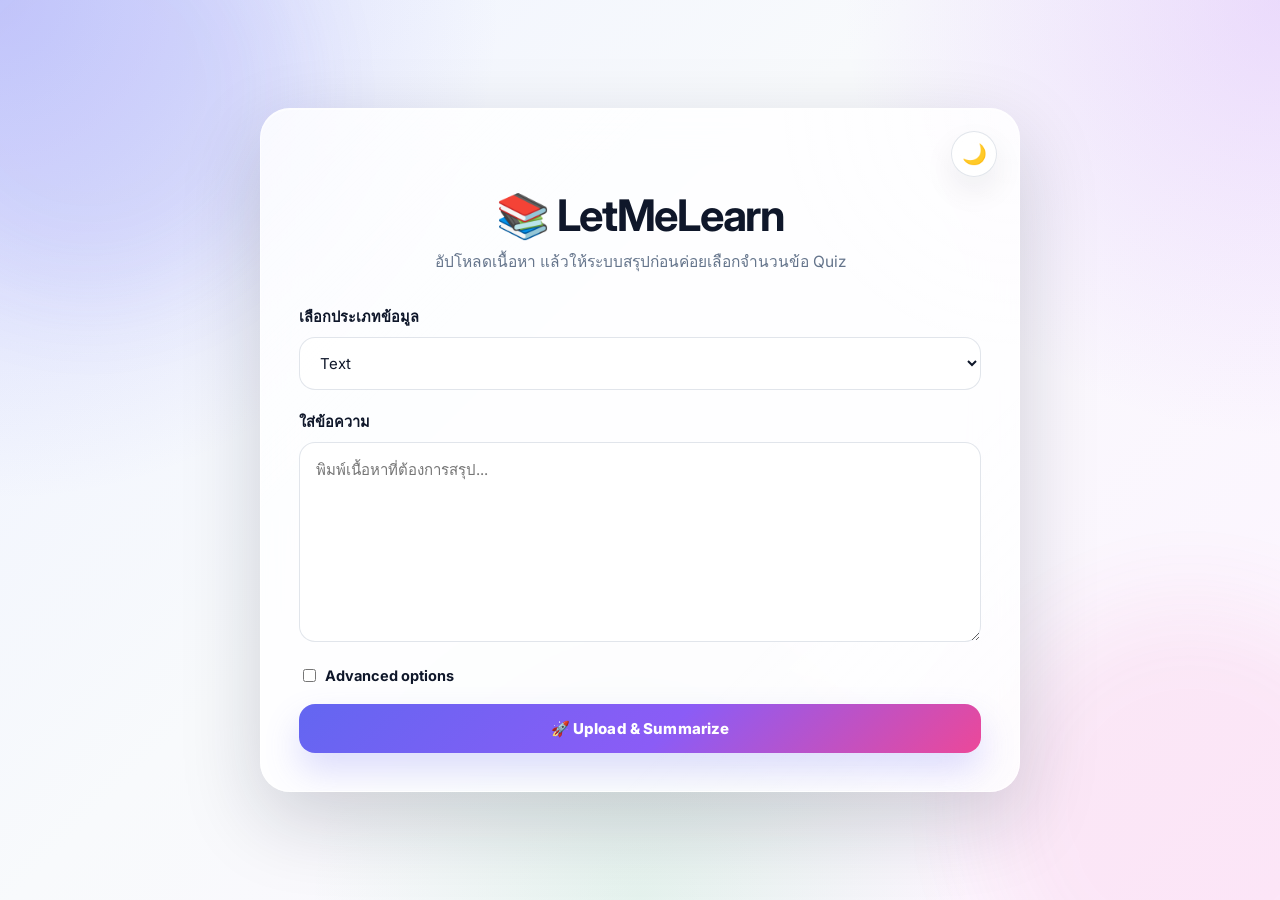
<file: index.html>
<!DOCTYPE html>
<html lang="th">

<head>
  <meta charset="UTF-8" />
  <meta name="viewport" content="width=device-width, initial-scale=1.0" />
  <title>LetMeLearn</title>
  <link href="https://fonts.googleapis.com/css2?family=Inter:wght@400;600;700&display=swap" rel="stylesheet" />
  <link rel="stylesheet" href="static/style.css">
  <link rel="icon" type="image/png" href="/static/favicon.png">
  <script src="static/theme.js"></script>
</head>

<body>
  <div class="container">
    <button class="theme-toggle" id="themeToggleBtn">🌙</button>
    <h1>📚 LetMeLearn</h1>
    <div class="subtitle">อัปโหลดเนื้อหา แล้วให้ระบบสรุปก่อนค่อยเลือกจำนวนข้อ Quiz</div>

    <form id="uploadForm">
      <div class="field">
        <label for="data_type">เลือกประเภทข้อมูล</label>
        <select id="data_type" name="data_type">
          <option value="text">Text</option>
          <option value="image">Image</option>
          <option value="pdf">PDF</option>
        </select>
      </div>

      <div class="field" id="textBox">
        <label for="text_content">ใส่ข้อความ</label>
        <textarea id="text_content" name="text_content" placeholder="พิมพ์เนื้อหาที่ต้องการสรุป..."></textarea>
      </div>

      <div class="field" id="fileBox" style="display: none;">
        <label for="file">อัปโหลดไฟล์</label>
        <input type="file" id="file" name="file" />
      </div>

      <div class="advanced-toggle">
        <label>
          <input type="checkbox" id="advancedToggle">
          Advanced options
        </label>
      </div>

      <div id="advancedOptions" style="display: none;">
        <div class="form-group">
          <label for="topicInput">หัวข้อที่อยากเรียน</label>
          <input type="text" id="topicInput" placeholder="เช่น ระบบฮอร์โมน, กรด-เบส, แรงและการเคลื่อนที่">
        </div>

        <div class="form-group">
          <label for="levelInput">ระดับผู้เรียน</label>
          <input type="text" id="levelInput" placeholder="เช่น ม.4, ม.5, มหาวิทยาลัย">
        </div>

        <div class="form-group">
          <label for="goalInput">สิ่งที่ยังไม่เข้าใจ / อยากให้เน้น</label>
          <textarea id="goalInput" rows="4" placeholder="เช่น อยากให้เน้นการสรุปแบบเข้าใจง่าย และยกตัวอย่าง"></textarea>
        </div>
      </div>

      <button class="submit-btn" id="submitBtn" type="submit">🚀 Upload & Summarize</button>
    </form>

    <div class="progress-wrapper" id="progressWrapper">
      <div class="progress-header">
        <span>Processing...</span>
        <span id="progressPercent">0%</span>
      </div>
      <div class="progress-bar">
        <div class="progress-fill" id="progressFill"></div>
      </div>
      <div class="status-text" id="statusText">กำลังเริ่มประมวลผล...</div>
    </div>
  </div>

  <script src="static/script.js"></script>
</body>

</html>
</file>
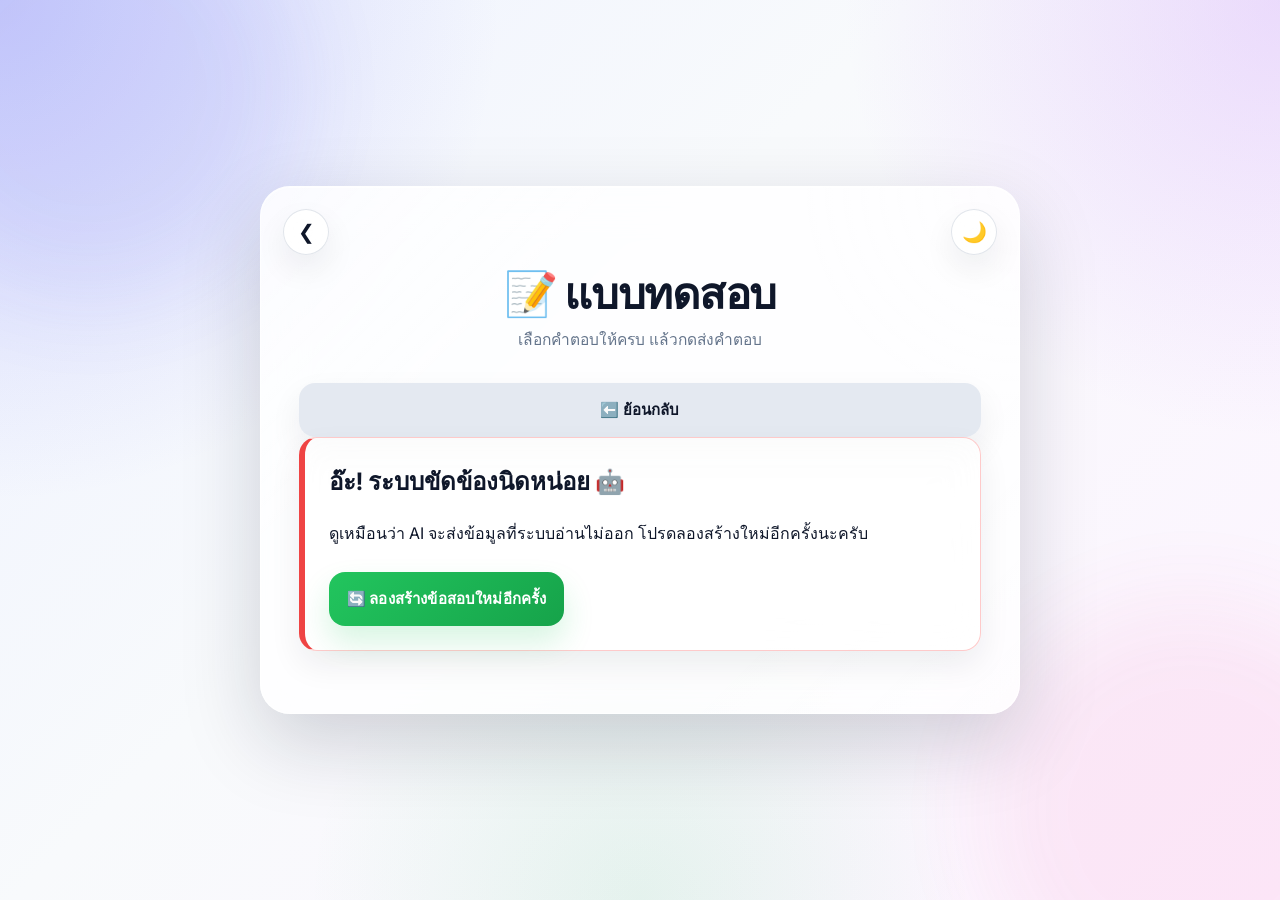
<file: quiz.html>
<!DOCTYPE html>
<html lang="th">

<head>
  <meta charset="UTF-8" />
  <meta name="viewport" content="width=device-width, initial-scale=1.0" />
  <title>LetMeLearn - Quiz</title>
  <link href="https://fonts.googleapis.com/css2?family=Inter:wght@400;600;700&display=swap" rel="stylesheet" />
  <link rel="stylesheet" href="static/style.css">
  <link rel="icon" type="image/png" href="/static/favicon.png">
  <script src="static/theme.js"></script>
</head>

<body>
  <div class="container">
    <button class="back-nav-btn" id="topBackBtn" title="ย้อนกลับ">❮</button>
    <button class="theme-toggle" id="themeToggleBtn">🌙</button>
    <h1>📝 แบบทดสอบ</h1>
    <div class="subtitle">เลือกคำตอบให้ครบ แล้วกดส่งคำตอบ</div>

    <div id="quizContainer"></div>

    <div class="quiz-footer-actions">
      <button class="quiz-btn" id="submitQuizBtn" type="button">✅ ส่งคำตอบ</button>
      <button class="close-btn" id="backToResultBtn" type="button">⬅️ ย้อนกลับ</button>
    </div>

    <div id="scoreBox" class="score-box" style="display: none;"></div>

    <!-- Error Card (Hidden by default) -->
    <div id="errorCard" class="error-card" style="display: none;">
      <h2 style="margin-top:0;">อ๊ะ! ระบบขัดข้องนิดหน่อย 🤖</h2>
      <p>ดูเหมือนว่า AI จะส่งข้อมูลที่ระบบอ่านไม่ออก โปรดลองสร้างใหม่อีกครั้งนะครับ</p>
      <button class="quiz-btn" id="retryBtn" type="button" style="margin-top: 10px;">🔄 ลองสร้างข้อสอบใหม่อีกครั้ง</button>
    </div>

  </div>

  <!-- Fullscreen Score Modal Overlay -->
  <div class="modal-overlay" id="scoreModalOverlay">
    <div class="score-modal">
      <h2>🎉 สรุปคะแนนของคุณ</h2>
      <div class="score-circle">
        <span id="modalScoreText">0/0</span>
      </div>
      <p id="modalFeedbackText" class="feedback-text">ทำได้ดีมาก!</p>
      <div class="score-modal-actions">
        <button class="quiz-btn" id="tryAgainBtn" type="button">🔄 ทำข้อสอบอีกครั้ง</button>
        <button class="close-btn" id="newQuizBtn" type="button">✨ สร้าง Quiz ใหม่</button>
      </div>
      <button class="outline-btn" id="viewAnswersBtn" type="button">👀 ปิดหน้าต่างนี้เพื่อดูเฉลย</button>
    </div>
  </div>

  <script src="static/quiz.js"></script>
</body>

</html>
</file>
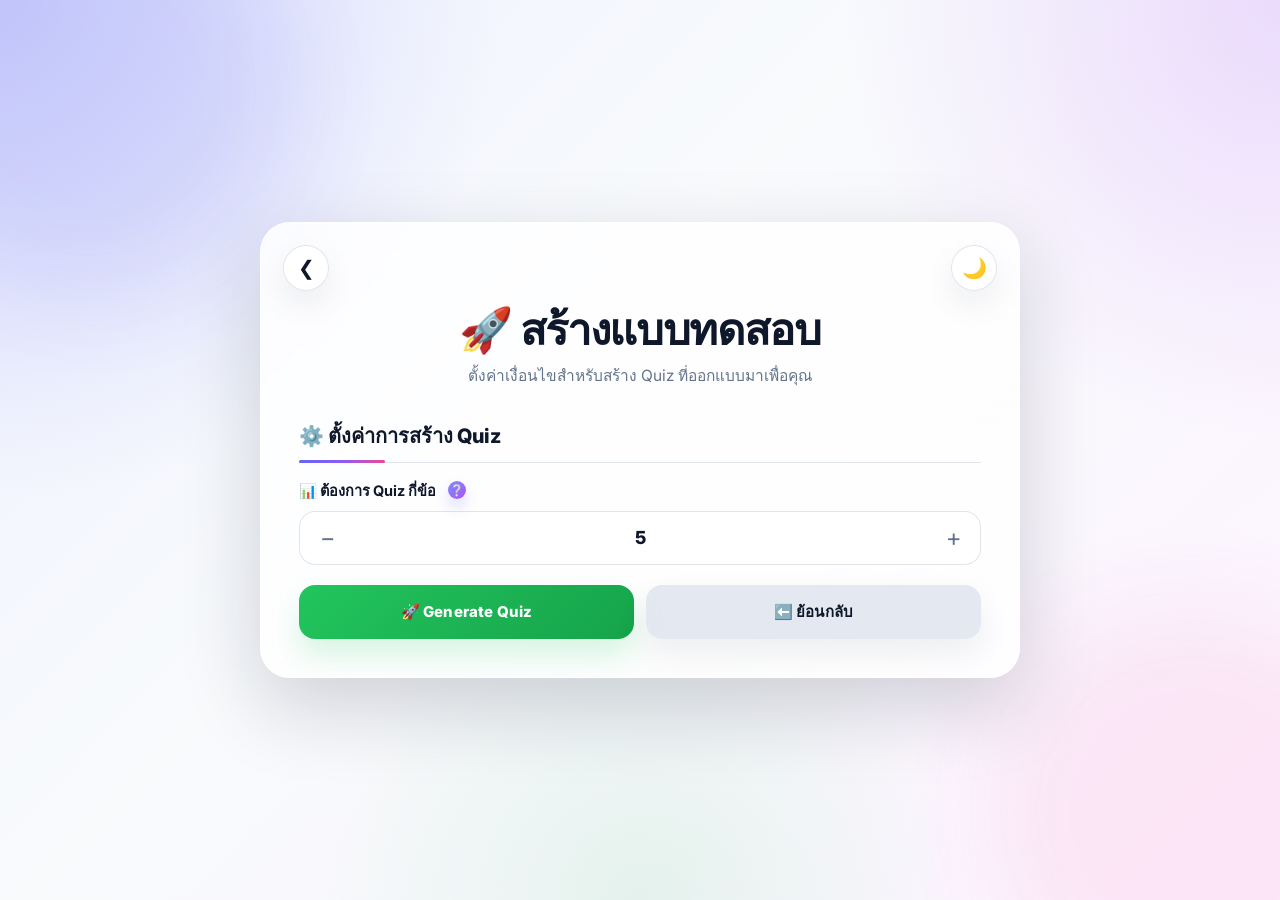
<file: result.html>
<!DOCTYPE html>
<html lang="th">

<head>
  <meta charset="UTF-8" />
  <meta name="viewport" content="width=device-width, initial-scale=1.0" />
  <title>LetMeLearn - Summary</title>
  <link href="https://fonts.googleapis.com/css2?family=Inter:wght@400;600;700&display=swap" rel="stylesheet" />
  <link rel="stylesheet" href="static/style.css" />
  <link rel="icon" type="image/png" href="/static/favicon.png">
  <script src="static/theme.js"></script>
</head>

<body>
  <div class="container">
    <button class="back-nav-btn" id="topBackBtn" title="ย้อนกลับ">❮</button>
    <button class="theme-toggle" id="themeToggleBtn">🌙</button>
    <h1>🚀 สร้างแบบทดสอบ</h1>
    <div class="subtitle">ตั้งค่าเงื่อนไขสำหรับสร้าง Quiz ที่ออกแบบมาเพื่อคุณ</div>

    <div id="summarySectionContainer" style="display: none;">
      <h2 class="section-title" style="margin-top: 20px;">📝 สรุปเนื้อหา</h2>
      <div class="summary-box" id="summaryText">กำลังโหลดข้อมูล...</div>
    </div>

    <h2 class="section-title">⚙️ ตั้งค่าการสร้าง Quiz</h2>


    <div class="field">
      <label for="quizCount">
        📊 ต้องการ Quiz กี่ข้อ
        <span class="tooltip-icon" data-tooltip="ไม่เกิน 20 ข้อกำลังดีครับ และอย่าลืมว่าข้อเยอะ AI ก็จะใช้เวลาสร้างนานขึ้น">❔</span>
      </label>
      <div class="number-input-wrapper">
        <button type="button" class="num-btn" id="decreaseBtn">−</button>
        <input type="number" id="quizCount" min="1" max="20" value="5" />
        <button type="button" class="num-btn" id="increaseBtn">+</button>
      </div>
    </div>

    <div class="quiz-actions">
      <button class="quiz-btn" id="generateBtn" type="button">
        <span id="generateBtnText">🚀 Generate Quiz</span>
      </button>
      <button class="close-btn" id="backBtn" type="button">⬅️ ย้อนกลับ</button>
    </div>
    
    <!-- Loading Overlay -->
    <div class="loading-overlay" id="loadingOverlay">
      <div class="spinner"></div>
      <div class="loading-text">กำลังให้ AI สร้างแบบทดสอบ...</div>
      <div class="loading-subtext">อาจใช้เวลาสักครู่ โหมดดรอปโชว์รอแป๊บ! ☕️</div>
    </div>
  </div>

  <script src="static/result.js"></script>
</body>

</html>
</file>
<file: static/style.css>
:root {
  --bg-gradient:
    radial-gradient(circle at top left, rgba(99, 102, 241, 0.24), transparent 32%),
    radial-gradient(circle at top right, rgba(168, 85, 247, 0.18), transparent 28%),
    radial-gradient(circle at bottom center, rgba(34, 197, 94, 0.10), transparent 30%),
    linear-gradient(135deg, #eef2ff 0%, #f8fafc 42%, #fdf4ff 100%);
  --container-bg: rgba(255, 255, 255, 0.78);
  --container-border: rgba(255, 255, 255, 0.65);
  --text-primary: #0f172a;
  --text-secondary: #64748b;
  --text-soft: #94a3b8;
  --border-color: rgba(148, 163, 184, 0.28);
  --input-bg: rgba(255, 255, 255, 0.78);
  --input-focus: rgba(99, 102, 241, 0.14);
  --input-focus-border: #6366f1;
  --primary-btn: linear-gradient(135deg, #6366f1 0%, #8b5cf6 54%, #ec4899 100%);
  --primary-btn-hover: linear-gradient(135deg, #4f46e5 0%, #7c3aed 54%, #db2777 100%);
  --success-btn: linear-gradient(135deg, #22c55e, #16a34a);
  --success-btn-hover: linear-gradient(135deg, #16a34a, #15803d);
  --secondary-btn: rgba(226, 232, 240, 0.92);
  --secondary-btn-hover: rgba(203, 213, 225, 0.98);
  --secondary-btn-text: #0f172a;
  --progress-bg: rgba(226, 232, 240, 0.92);
  --progress-fill: linear-gradient(90deg, #6366f1 0%, #8b5cf6 48%, #ec4899 100%);
  --card-bg: rgba(255, 255, 255, 0.82);
  --card-border: rgba(226, 232, 240, 0.95);
  --choice-bg: rgba(248, 250, 252, 0.92);
  --choice-hover-bg: rgba(238, 242, 255, 0.96);
  --choice-hover-border: #6366f1;
  --summary-bg: rgba(248, 250, 252, 0.72);
  --glass-highlight: rgba(255, 255, 255, 0.65);
  --shadow-sm: 0 14px 32px rgba(15, 23, 42, 0.07);
  --shadow-md: 0 22px 48px rgba(76, 29, 149, 0.10);
  --shadow-lg: 0 28px 80px rgba(15, 23, 42, 0.18);
  --glow: 0 0 0 1px rgba(255,255,255,0.6), 0 18px 45px rgba(99, 102, 241, 0.18);
  --radius-xl: 30px;
  --radius-lg: 22px;
  --radius-md: 16px;
}

body.dark-mode {
  --bg-gradient:
    radial-gradient(circle at top left, rgba(129, 140, 248, 0.22), transparent 24%),
    radial-gradient(circle at top right, rgba(217, 70, 239, 0.18), transparent 22%),
    radial-gradient(circle at bottom center, rgba(34, 197, 94, 0.10), transparent 24%),
    linear-gradient(135deg, #020617 0%, #0f172a 46%, #1e1b4b 100%);
  --container-bg: rgba(15, 23, 42, 0.74);
  --container-border: rgba(99, 102, 241, 0.18);
  --text-primary: #f8fafc;
  --text-secondary: #94a3b8;
  --text-soft: #64748b;
  --border-color: rgba(71, 85, 105, 0.65);
  --input-bg: rgba(2, 6, 23, 0.72);
  --input-focus: rgba(129, 140, 248, 0.18);
  --input-focus-border: #818cf8;
  --primary-btn: linear-gradient(135deg, #818cf8 0%, #8b5cf6 50%, #ec4899 100%);
  --primary-btn-hover: linear-gradient(135deg, #6366f1 0%, #7c3aed 50%, #db2777 100%);
  --success-btn: linear-gradient(135deg, #22c55e, #16a34a);
  --success-btn-hover: linear-gradient(135deg, #16a34a, #15803d);
  --secondary-btn: rgba(30, 41, 59, 0.95);
  --secondary-btn-hover: rgba(51, 65, 85, 0.98);
  --secondary-btn-text: #f8fafc;
  --progress-bg: rgba(51, 65, 85, 0.95);
  --progress-fill: linear-gradient(90deg, #818cf8 0%, #c084fc 48%, #f472b6 100%);
  --card-bg: rgba(2, 6, 23, 0.58);
  --card-border: rgba(71, 85, 105, 0.8);
  --choice-bg: rgba(15, 23, 42, 0.88);
  --choice-hover-bg: rgba(30, 41, 59, 0.96);
  --choice-hover-border: #818cf8;
  --summary-bg: rgba(2, 6, 23, 0.56);
  --glass-highlight: rgba(255, 255, 255, 0.06);
  --shadow-sm: 0 16px 30px rgba(0, 0, 0, 0.24);
  --shadow-md: 0 22px 48px rgba(79, 70, 229, 0.16);
  --shadow-lg: 0 30px 90px rgba(0, 0, 0, 0.42);
  --glow: 0 0 0 1px rgba(129,140,248,0.15), 0 18px 45px rgba(99, 102, 241, 0.22);
}

* {
  box-sizing: border-box;
  font-family: 'Inter', 'Segoe UI', Arial, sans-serif;
}

html {
  scroll-behavior: smooth;
}

body {
  margin: 0;
  background: var(--bg-gradient);
  background-attachment: fixed;
  min-height: 100vh;
  display: flex;
  align-items: center;
  justify-content: center;
  padding: 28px;
  color: var(--text-primary);
  transition: background 0.35s ease, color 0.35s ease;
  position: relative;
  overflow-x: hidden;
}

body::before,
body::after {
  content: "";
  position: fixed;
  width: 420px;
  height: 420px;
  border-radius: 999px;
  filter: blur(48px);
  opacity: 0.45;
  pointer-events: none;
  z-index: 0;
  animation: floatBlob 16s ease-in-out infinite;
}

body::before {
  top: -120px;
  left: -120px;
  background: rgba(99, 102, 241, 0.24);
}

body::after {
  right: -120px;
  bottom: -120px;
  background: rgba(236, 72, 153, 0.18);
  animation-delay: -8s;
}

.container {
  width: 100%;
  max-width: 760px;
  background: var(--container-bg);
  border: 1px solid var(--container-border);
  backdrop-filter: blur(22px);
  -webkit-backdrop-filter: blur(22px);
  border-radius: var(--radius-xl);
  box-shadow: var(--shadow-lg), inset 0 1px 0 var(--glass-highlight);
  padding: 84px 38px 38px 38px;
  animation: fadeUp 0.7s ease;
  transition: background 0.35s ease, box-shadow 0.35s ease, border-color 0.35s ease, transform 0.35s ease;
  position: relative;
  overflow: hidden;
  z-index: 1;
}

.container::before {
  content: "";
  position: absolute;
  inset: 0;
  background:
    linear-gradient(135deg, rgba(255,255,255,0.26), transparent 28%, transparent 72%, rgba(255,255,255,0.08)),
    radial-gradient(circle at top right, rgba(255,255,255,0.22), transparent 24%);
  pointer-events: none;
}

.container > * {
  position: relative;
  z-index: 1;
}

h1 {
  margin-top: 0;
  margin-bottom: 10px;
  font-size: clamp(2rem, 3.4vw, 3rem);
  line-height: 1.05;
  letter-spacing: -0.03em;
  color: var(--text-primary);
  text-align: center;
  text-wrap: balance;
}

h1,
.section-title,
.score-modal h2 {
  text-shadow: 0 1px 0 rgba(255,255,255,0.18);
}

.subtitle {
  margin: 0 auto 30px;
  color: var(--text-secondary);
  text-align: center;
  max-width: 620px;
  line-height: 1.7;
  font-size: 15.5px;
}

label {
  display: flex;
  align-items: center;
  gap: 6px;
  margin-bottom: 9px;
  font-weight: 700;
  font-size: 14.5px;
  color: var(--text-primary);
}

select,
textarea,
input[type="text"],
input[type="file"],
input[type="number"] {
  width: 100%;
  padding: 15px 16px;
  border: 1px solid var(--border-color);
  border-radius: 16px;
  font-size: 15px;
  outline: none;
  transition: border-color 0.22s ease, box-shadow 0.22s ease, background 0.22s ease, transform 0.22s ease;
  background: var(--input-bg);
  color: var(--text-primary);
  box-shadow: inset 0 1px 0 rgba(255,255,255,0.22);
}

select:hover,
textarea:hover,
input[type="text"]:hover,
input[type="file"]:hover,
input[type="number"]:hover {
  border-color: rgba(99, 102, 241, 0.32);
}

select:focus,
textarea:focus,
input[type="text"]:focus,
input[type="file"]:focus,
input[type="number"]:focus {
  border-color: var(--input-focus-border);
  box-shadow: 0 0 0 5px var(--input-focus), var(--shadow-sm);
  transform: translateY(-1px);
}

textarea {
  resize: vertical;
  min-height: 200px;
  line-height: 1.65;
}

.field {
  margin-bottom: 20px;
}

.submit-btn,
.quiz-btn,
.close-btn {
  border: none;
  border-radius: 16px;
  padding: 15px 18px;
  font-size: 15px;
  font-weight: 800;
  letter-spacing: 0.01em;
  cursor: pointer;
  transition: transform 0.22s ease, box-shadow 0.22s ease, background 0.22s ease, opacity 0.22s ease;
  box-shadow: var(--shadow-sm);
}

.submit-btn,
.quiz-btn {
  color: white;
}

.submit-btn {
  width: 100%;
  background: var(--primary-btn);
  margin-top: 10px;
  box-shadow: 0 18px 35px rgba(99, 102, 241, 0.22);
}

.submit-btn:hover,
.quiz-btn:hover,
.close-btn:hover,
.outline-btn:hover {
  transform: translateY(-2px);
}

.submit-btn:hover {
  background: var(--primary-btn-hover);
  box-shadow: 0 24px 45px rgba(99, 102, 241, 0.28);
}

.submit-btn:active,
.quiz-btn:active,
.close-btn:active,
.outline-btn:active,
.num-btn:active {
  transform: translateY(0);
}

.submit-btn:disabled,
.quiz-btn:disabled {
  background: linear-gradient(135deg, #94a3b8, #64748b);
  cursor: not-allowed;
  transform: none;
  box-shadow: none;
}

.progress-wrapper {
  margin-top: 24px;
  display: none;
  animation: fadeIn 0.35s ease;
}

.progress-header {
  display: flex;
  justify-content: space-between;
  gap: 12px;
  margin-bottom: 10px;
  color: var(--text-primary);
  font-weight: 700;
  font-size: 14px;
}

.progress-bar {
  width: 100%;
  height: 16px;
  background: var(--progress-bg);
  border-radius: 999px;
  overflow: hidden;
  box-shadow: inset 0 2px 6px rgba(15, 23, 42, 0.08);
}

.progress-fill {
  width: 0%;
  height: 100%;
  background: var(--progress-fill);
  border-radius: 999px;
  position: relative;
  transition: width 0.4s ease;
}

.progress-fill::after {
  content: "";
  position: absolute;
  inset: 0;
  background: linear-gradient(90deg, transparent, rgba(255,255,255,0.45), transparent);
  animation: shimmer 2.4s linear infinite;
}

.status-text {
  margin-top: 10px;
  color: var(--text-secondary);
  font-size: 14px;
  line-height: 1.5;
}

.summary-box,
.error-card,
.score-box {
  backdrop-filter: blur(16px);
  -webkit-backdrop-filter: blur(16px);
}

.summary-box {
  background: var(--summary-bg);
  border: 1px solid var(--border-color);
  border-radius: 20px;
  padding: 18px 18px;
  color: var(--text-primary);
  white-space: pre-wrap;
  line-height: 1.75;
  margin-bottom: 22px;
  transition: background 0.3s ease, border-color 0.3s ease, color 0.3s ease, transform 0.25s ease;
  box-shadow: var(--shadow-sm);
}

.summary-box:hover {
  transform: translateY(-1px);
}

.quiz-actions,
.quiz-footer-actions {
  display: flex;
  gap: 12px;
  margin-top: 18px;
  flex-wrap: wrap;
}

.quiz-btn {
  background: var(--success-btn);
  flex: 1;
  min-width: 160px;
  box-shadow: 0 16px 30px rgba(34, 197, 94, 0.18);
}

.quiz-btn:hover {
  background: var(--success-btn-hover);
}

.close-btn {
  background: var(--secondary-btn);
  color: var(--secondary-btn-text);
  flex: 1;
  min-width: 160px;
}

.outline-btn {
  background: rgba(255,255,255,0.08);
  color: var(--text-primary);
  border: 1px solid var(--border-color);
  padding: 15px 24px;
  border-radius: 16px;
  font-size: 15px;
  font-weight: 700;
  cursor: pointer;
  transition: all 0.25s ease;
  width: 100%;
  margin-top: 12px;
  box-shadow: var(--shadow-sm);
}

.outline-btn:hover {
  background: var(--input-bg);
  border-color: var(--input-focus-border);
  box-shadow: 0 18px 36px rgba(99, 102, 241, 0.14);
}

.quiz-card {
  background: var(--card-bg);
  border: 1px solid var(--card-border);
  border-radius: 22px;
  padding: 20px;
  margin-bottom: 18px;
  box-shadow: var(--shadow-sm);
  transition: transform 0.25s ease, background 0.3s ease, border-color 0.3s ease, box-shadow 0.25s ease;
  position: relative;
  overflow: hidden;
}

.quiz-card::before {
  content: "";
  position: absolute;
  inset: 0;
  background: linear-gradient(135deg, rgba(255,255,255,0.16), transparent 38%);
  pointer-events: none;
}

.quiz-card:hover {
  transform: translateY(-3px);
  box-shadow: 0 18px 38px rgba(99, 102, 241, 0.12);
}

.quiz-question {
  font-size: 16px;
  color: var(--text-primary);
  margin-bottom: 16px;
  line-height: 1.75;
  font-weight: 700;
}

.quiz-choices {
  display: grid;
  gap: 11px;
}

.choice-item {
  display: flex;
  align-items: center;
  gap: 12px;
  background: var(--choice-bg);
  border: 1px solid var(--border-color);
  border-radius: 16px;
  padding: 13px 15px;
  cursor: pointer;
  transition: transform 0.18s ease, background 0.22s ease, border-color 0.22s ease, box-shadow 0.22s ease;
  color: var(--text-primary);
  min-height: 56px;
}

.choice-item:hover {
  background: var(--choice-hover-bg);
  border-color: var(--choice-hover-border);
  box-shadow: 0 10px 22px rgba(99, 102, 241, 0.10);
  transform: translateY(-1px);
}

.choice-item input[type="radio"] {
  width: auto;
  margin: 0;
  accent-color: var(--input-focus-border);
}

.choice-item.selected {
  border-color: var(--input-focus-border);
  background: var(--choice-hover-bg);
  box-shadow: 0 0 0 4px var(--input-focus);
}

.choice-item.correct-choice,
.choice-item.correct-choice-highlight {
  border-color: #166534;
  background: #dcfce7;
  color: #166534;
}

body.dark-mode .choice-item.correct-choice,
body.dark-mode .choice-item.correct-choice-highlight {
  border-color: #86efac;
  background: rgba(22, 101, 52, 0.4);
  color: #86efac;
}

.choice-item.incorrect-choice {
  border-color: #991b1b;
  background: #fee2e2;
  color: #991b1b;
}

body.dark-mode .choice-item.incorrect-choice {
  border-color: #fca5a5;
  background: rgba(153, 27, 27, 0.4);
  color: #fca5a5;
}

.answer-result {
  margin-top: 14px;
  padding: 13px 15px;
  border-radius: 14px;
  font-size: 14px;
  font-weight: 700;
  line-height: 1.6;
}

.answer-result.correct {
  background: #dcfce7;
  color: #166534;
  border: 1px solid #86efac;
}

.answer-result.incorrect {
  background: #fee2e2;
  color: #991b1b;
  border: 1px solid #fca5a5;
}

body.dark-mode .answer-result.correct {
  background: rgba(22, 101, 52, 0.3);
  color: #86efac;
  border: 1px solid #166534;
}

body.dark-mode .answer-result.incorrect {
  background: rgba(153, 27, 27, 0.3);
  color: #fca5a5;
  border: 1px solid #991b1b;
}

.score-box {
  margin-top: 22px;
  padding: 18px 20px;
  border-radius: 20px;
  background: linear-gradient(135deg, rgba(99,102,241,0.16), rgba(168,85,247,0.18));
  color: #4c1d95;
  font-size: 18px;
  font-weight: 800;
  text-align: center;
  border: 1px solid rgba(139, 92, 246, 0.18);
  box-shadow: var(--shadow-sm);
}

body.dark-mode .score-box {
  background: linear-gradient(135deg, rgba(99,102,241,0.18), rgba(168,85,247,0.22));
  color: #ddd6fe;
}

.theme-toggle,
.back-nav-btn {
  position: absolute;
  top: 22px;
  background: var(--input-bg);
  border: 1px solid var(--border-color);
  color: var(--text-primary);
  border-radius: 50%;
  width: 46px;
  height: 46px;
  padding: 0;
  line-height: 1;
  display: flex;
  align-items: center;
  justify-content: center;
  font-size: 20px;
  cursor: pointer;
  transition: all 0.25s ease;
  box-shadow: var(--shadow-sm);
  z-index: 10;
  text-decoration: none;
  backdrop-filter: blur(12px);
  -webkit-backdrop-filter: blur(12px);
}

.theme-toggle {
  right: 22px;
}

.back-nav-btn {
  left: 22px;
}

.theme-toggle:hover,
.back-nav-btn:hover {
  transform: translateY(-2px) scale(1.04);
  box-shadow: 0 0 0 4px var(--input-focus), 0 14px 26px rgba(99, 102, 241, 0.14);
  border-color: var(--input-focus-border);
}

.back-nav-btn:hover {
  background: var(--choice-hover-bg);
}

.section-title {
  font-size: 20px;
  font-weight: 800;
  color: var(--text-primary);
  margin-top: 30px;
  margin-bottom: 16px;
  padding-bottom: 10px;
  border-bottom: 1px solid var(--border-color);
  position: relative;
}

.section-title::after {
  content: "";
  position: absolute;
  left: 0;
  bottom: -1px;
  width: 86px;
  height: 3px;
  border-radius: 999px;
  background: var(--progress-fill);
}

.tooltip-icon {
  display: inline-flex;
  align-items: center;
  justify-content: center;
  width: 18px;
  height: 18px;
  background: linear-gradient(135deg, #818cf8, #a855f7);
  color: #fff;
  border-radius: 50%;
  font-size: 11px;
  margin-left: 6px;
  cursor: help;
  position: relative;
  transition: transform 0.2s ease, filter 0.2s ease;
  box-shadow: 0 8px 14px rgba(99, 102, 241, 0.22);
}

.tooltip-icon:hover {
  transform: translateY(-1px) scale(1.04);
  filter: brightness(1.05);
}

.tooltip-icon::after {
  content: attr(data-tooltip);
  position: absolute;
  bottom: 150%;
  left: 50%;
  transform: translateX(-50%);
  background: rgba(15, 23, 42, 0.96);
  color: #fff;
  padding: 9px 12px;
  border-radius: 10px;
  font-size: 12.5px;
  font-weight: 500;
  white-space: normal;
  width: max-content;
  max-width: 280px;
  opacity: 0;
  visibility: hidden;
  transition: opacity 0.2s, bottom 0.2s;
  box-shadow: var(--shadow-sm);
  z-index: 100;
  text-align: center;
  pointer-events: none;
  line-height: 1.5;
}

.tooltip-icon::before {
  content: "";
  position: absolute;
  bottom: 112%;
  left: 50%;
  transform: translateX(-50%);
  border-width: 6px;
  border-style: solid;
  border-color: rgba(15, 23, 42, 0.96) transparent transparent transparent;
  opacity: 0;
  visibility: hidden;
  transition: opacity 0.2s, bottom 0.2s;
  z-index: 100;
  pointer-events: none;
}

.tooltip-icon:hover::after,
.tooltip-icon:hover::before {
  opacity: 1;
  visibility: visible;
  bottom: calc(100% + 7px);
}

.loading-overlay {
  position: absolute;
  inset: 0;
  background: rgba(248, 250, 252, 0.72);
  backdrop-filter: blur(18px);
  -webkit-backdrop-filter: blur(18px);
  border-radius: var(--radius-xl);
  display: none;
  flex-direction: column;
  align-items: center;
  justify-content: center;
  z-index: 50;
  animation: fadeIn 0.3s ease;
}

body.dark-mode .loading-overlay {
  background: rgba(2, 6, 23, 0.68);
}

.spinner {
  width: 54px;
  height: 54px;
  border: 4px solid rgba(148, 163, 184, 0.25);
  border-top-color: #8b5cf6;
  border-right-color: #6366f1;
  border-radius: 50%;
  animation: spin 0.9s linear infinite;
  margin-bottom: 20px;
  box-shadow: 0 0 0 4px rgba(99, 102, 241, 0.08);
}

.loading-text {
  font-size: 19px;
  font-weight: 800;
  color: var(--text-primary);
  margin-bottom: 8px;
}

.loading-subtext {
  font-size: 14px;
  color: var(--text-secondary);
}

.modal-overlay {
  position: fixed;
  inset: 0;
  background: rgba(2, 6, 23, 0.52);
  backdrop-filter: blur(10px);
  -webkit-backdrop-filter: blur(10px);
  display: none;
  align-items: center;
  justify-content: center;
  padding: 20px;
  z-index: 999;
}

.score-modal {
  width: 100%;
  max-width: 460px;
  background: var(--container-bg);
  border: 1px solid var(--container-border);
  backdrop-filter: blur(18px);
  -webkit-backdrop-filter: blur(18px);
  border-radius: 30px;
  padding: 42px 34px;
  text-align: center;
  box-shadow: var(--shadow-lg);
  animation: popIn 0.42s cubic-bezier(0.175, 0.885, 0.32, 1.275);
}

.score-modal h2 {
  margin-top: 0;
  color: var(--text-primary);
  font-size: 26px;
  letter-spacing: -0.03em;
}

.score-circle {
  width: 150px;
  height: 150px;
  margin: 28px auto;
  border-radius: 50%;
  background: linear-gradient(135deg, #6366f1, #8b5cf6, #ec4899);
  display: flex;
  align-items: center;
  justify-content: center;
  box-shadow: 0 24px 44px rgba(99, 102, 241, 0.28), inset 0 1px 12px rgba(255,255,255,0.22);
  color: white;
  font-size: 42px;
  font-weight: 900;
  letter-spacing: -0.05em;
  position: relative;
}

.score-circle::after {
  content: "";
  position: absolute;
  inset: 8px;
  border-radius: inherit;
  border: 1px solid rgba(255,255,255,0.24);
}

.feedback-text {
  font-size: 17px;
  color: var(--text-secondary);
  margin-bottom: 28px;
  line-height: 1.7;
}

.score-modal-actions {
  display: flex;
  flex-direction: column;
  gap: 12px;
}

.score-modal-actions button {
  width: 100%;
}

.error-card {
  background: rgba(255,255,255,0.72);
  border: 1px solid #fecaca;
  border-left: 6px solid #ef4444;
  border-radius: 18px;
  padding: 24px;
  margin-bottom: 24px;
  color: var(--text-primary);
  box-shadow: var(--shadow-sm);
  animation: popIn 0.3s ease;
}

body.dark-mode .error-card {
  background: rgba(15, 23, 42, 0.74);
  border: 1px solid #7f1d1d;
  border-left: 6px solid #ef4444;
}

input[type="file"] {
  padding: 10px 14px;
  color: var(--text-secondary);
  font-family: inherit;
  font-size: 15px;
}

input[type="file"]::file-selector-button {
  background: linear-gradient(135deg, rgba(99,102,241,0.16), rgba(168,85,247,0.18));
  color: var(--text-primary);
  border: 1px solid rgba(99,102,241,0.15);
  padding: 9px 16px;
  border-radius: 10px;
  cursor: pointer;
  font-family: inherit;
  font-weight: 700;
  margin-right: 16px;
  transition: all 0.2s ease;
}

input[type="file"]::file-selector-button:hover {
  background: linear-gradient(135deg, #6366f1, #8b5cf6);
  color: white;
  border-color: transparent;
}

.number-input-wrapper {
  display: flex;
  align-items: center;
  background: var(--input-bg);
  border: 1px solid var(--border-color);
  border-radius: 16px;
  overflow: hidden;
  transition: all 0.22s ease;
  height: 54px;
  box-shadow: inset 0 1px 0 rgba(255,255,255,0.18);
}

.number-input-wrapper:focus-within {
  border-color: var(--input-focus-border);
  box-shadow: 0 0 0 5px var(--input-focus), var(--shadow-sm);
  transform: translateY(-1px);
}

.number-input-wrapper input[type="number"] {
  flex: 1;
  border: none;
  border-radius: 0;
  text-align: center;
  padding: 0;
  font-size: 18px;
  font-weight: 800;
  background: transparent;
  color: var(--text-primary);
  -moz-appearance: textfield;
}

.number-input-wrapper input[type="number"]::-webkit-outer-spin-button,
.number-input-wrapper input[type="number"]::-webkit-inner-spin-button {
  -webkit-appearance: none;
  margin: 0;
}

.number-input-wrapper input[type="number"]:focus {
  border: none;
  box-shadow: none;
  outline: none;
}

.num-btn {
  background: transparent;
  border: none;
  color: var(--text-secondary);
  font-size: 24px;
  width: 54px;
  height: 100%;
  cursor: pointer;
  display: flex;
  align-items: center;
  justify-content: center;
  transition: all 0.2s ease;
  user-select: none;
}

.num-btn:hover {
  color: var(--text-primary);
  background: rgba(99, 102, 241, 0.08);
}

body.dark-mode .num-btn:active {
  background: rgba(255,255,255,0.05);
}

::-webkit-scrollbar {
  width: 11px;
}

::-webkit-scrollbar-track {
  background: rgba(148, 163, 184, 0.10);
}

::-webkit-scrollbar-thumb {
  background: linear-gradient(180deg, #818cf8, #a855f7);
  border-radius: 999px;
  border: 2px solid transparent;
  background-clip: padding-box;
}

::selection {
  background: rgba(139, 92, 246, 0.25);
}

@keyframes fadeUp {
  from {
    opacity: 0;
    transform: translateY(22px) scale(0.985);
  }
  to {
    opacity: 1;
    transform: translateY(0) scale(1);
  }
}

@keyframes fadeIn {
  from { opacity: 0; }
  to { opacity: 1; }
}

@keyframes popIn {
  from {
    opacity: 0;
    transform: scale(0.94) translateY(8px);
  }
  to {
    opacity: 1;
    transform: scale(1) translateY(0);
  }
}

@keyframes spin {
  to { transform: rotate(360deg); }
}

@keyframes shimmer {
  from { transform: translateX(-100%); }
  to { transform: translateX(100%); }
}

@keyframes floatBlob {
  0%, 100% { transform: translate3d(0, 0, 0) scale(1); }
  50% { transform: translate3d(24px, -18px, 0) scale(1.06); }
}

@media (max-width: 768px) {
  body {
    padding: 18px;
  }

  .container {
    padding: 76px 22px 24px;
    border-radius: 24px;
  }

  .quiz-actions,
  .quiz-footer-actions,
  .score-modal-actions {
    flex-direction: column;
  }

  .quiz-btn,
  .close-btn {
    min-width: 100%;
  }
}

@media (max-width: 480px) {
  body {
    padding: 12px;
  }

  .container {
    padding: 68px 16px 18px;
    border-radius: 22px;
  }

  h1 {
    font-size: 1.9rem;
  }

  .subtitle {
    font-size: 14px;
    margin-bottom: 22px;
  }

  .theme-toggle,
  .back-nav-btn {
    width: 40px;
    height: 40px;
    font-size: 16px;
    top: 14px;
  }

  .theme-toggle {
    right: 14px;
  }

  .back-nav-btn {
    left: 14px;
  }

  .quiz-card,
  .summary-box,
  .score-modal {
    border-radius: 18px;
  }

  .score-circle {
    width: 128px;
    height: 128px;
    font-size: 36px;
  }
}
</file>
